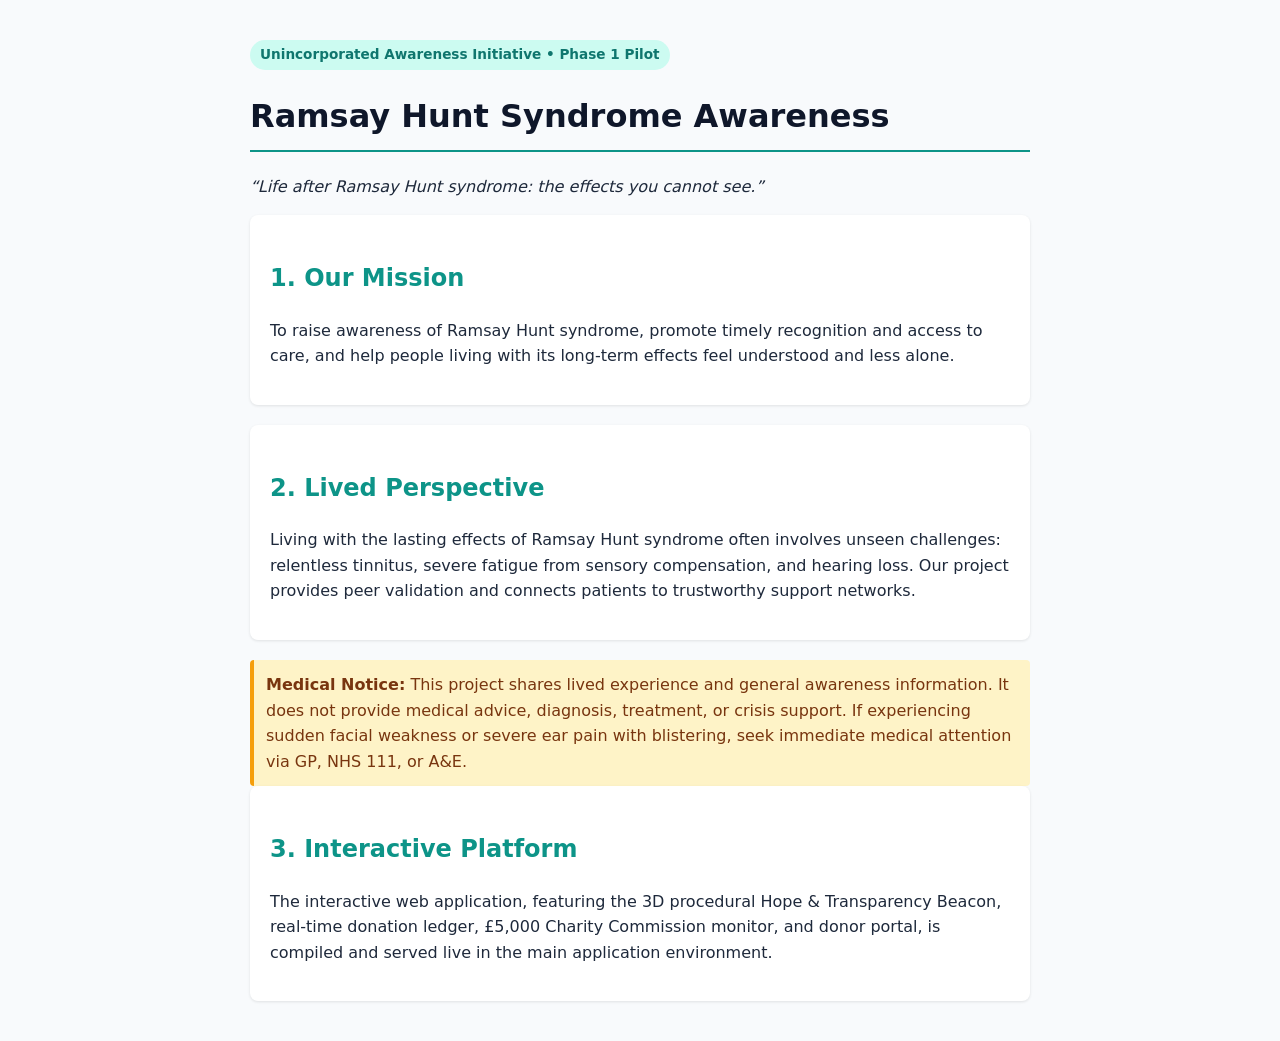
<file: ramsay-hunt-awareness/website/index.html>
<!DOCTYPE html>
<html lang="en">
<head>
  <meta charset="UTF-8">
  <meta name="viewport" content="width=device-width, initial-scale=1.0">
  <title>Ramsay Hunt Syndrome Awareness — Static Reference Guide</title>
  <style>
    body {
      font-family: system-ui, -apple-system, BlinkMacSystemFont, "Segoe UI", Roboto, sans-serif;
      line-height: 1.6;
      max-width: 780px;
      margin: 40px auto;
      padding: 0 20px;
      color: #1e293b;
      background: #f8fafc;
    }
    h1 { color: #0f172a; border-bottom: 2px solid #0d9488; padding-bottom: 8px; }
    h2 { color: #0d9488; margin-top: 24px; }
    .card { background: white; padding: 20px; border-radius: 8px; box-shadow: 0 1px 3px rgba(0,0,0,0.1); margin-bottom: 20px; }
    .badge { display: inline-block; padding: 4px 10px; background: #ccfbf1; color: #0f766e; border-radius: 9999px; font-size: 0.85rem; font-weight: 600; }
    .disclaimer { border-left: 4px solid #f59e0b; padding-left: 12px; color: #78350f; background: #fef3c7; padding: 12px; border-radius: 4px; }
  </style>
</head>
<body>
  <div class="badge">Unincorporated Awareness Initiative • Phase 1 Pilot</div>
  <h1>Ramsay Hunt Syndrome Awareness</h1>
  <p><em>“Life after Ramsay Hunt syndrome: the effects you cannot see.”</em></p>

  <div class="card">
    <h2>1. Our Mission</h2>
    <p>To raise awareness of Ramsay Hunt syndrome, promote timely recognition and access to care, and help people living with its long-term effects feel understood and less alone.</p>
  </div>

  <div class="card">
    <h2>2. Lived Perspective</h2>
    <p>Living with the lasting effects of Ramsay Hunt syndrome often involves unseen challenges: relentless tinnitus, severe fatigue from sensory compensation, and hearing loss. Our project provides peer validation and connects patients to trustworthy support networks.</p>
  </div>

  <div class="disclaimer">
    <strong>Medical Notice:</strong> This project shares lived experience and general awareness information. It does not provide medical advice, diagnosis, treatment, or crisis support. If experiencing sudden facial weakness or severe ear pain with blistering, seek immediate medical attention via GP, NHS 111, or A&E.
  </div>

  <div class="card">
    <h2>3. Interactive Platform</h2>
    <p>The interactive web application, featuring the 3D procedural Hope & Transparency Beacon, real-time donation ledger, £5,000 Charity Commission monitor, and donor portal, is compiled and served live in the main application environment.</p>
  </div>
</body>
</html>
</file>
